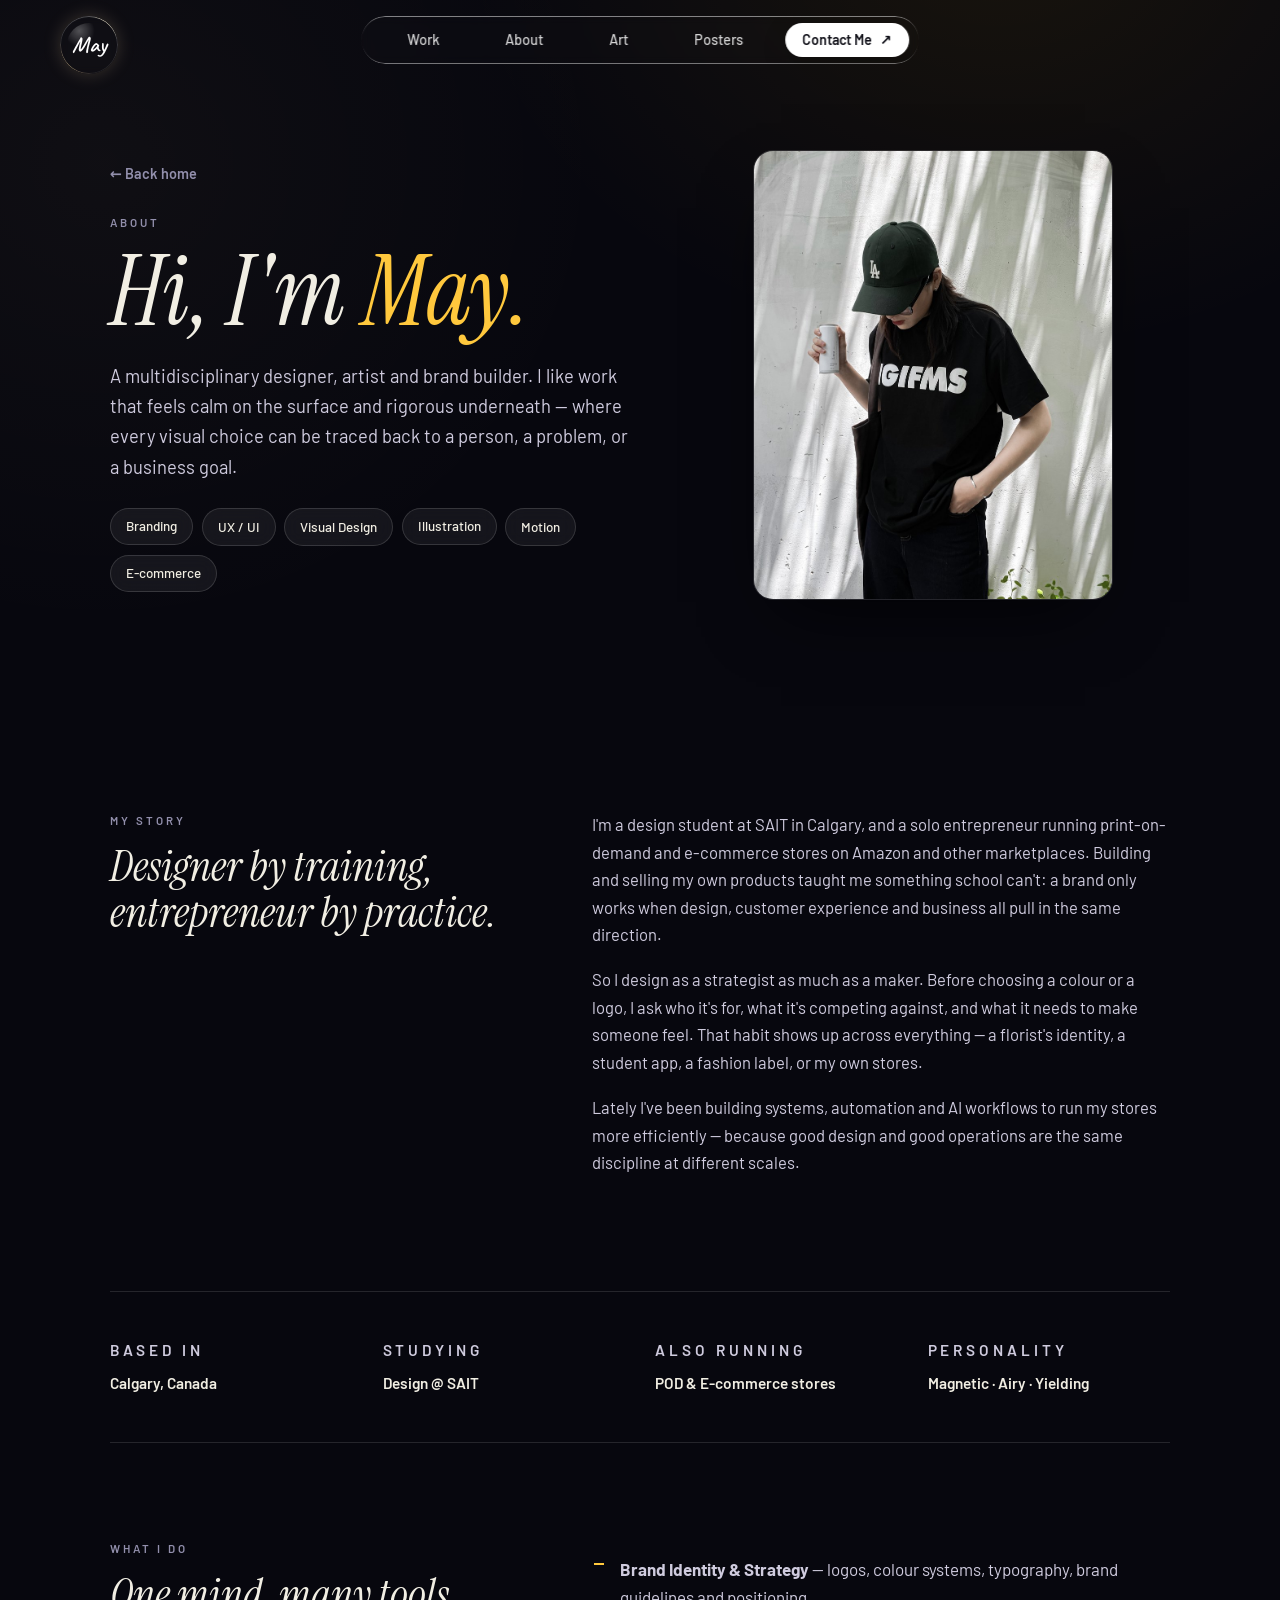
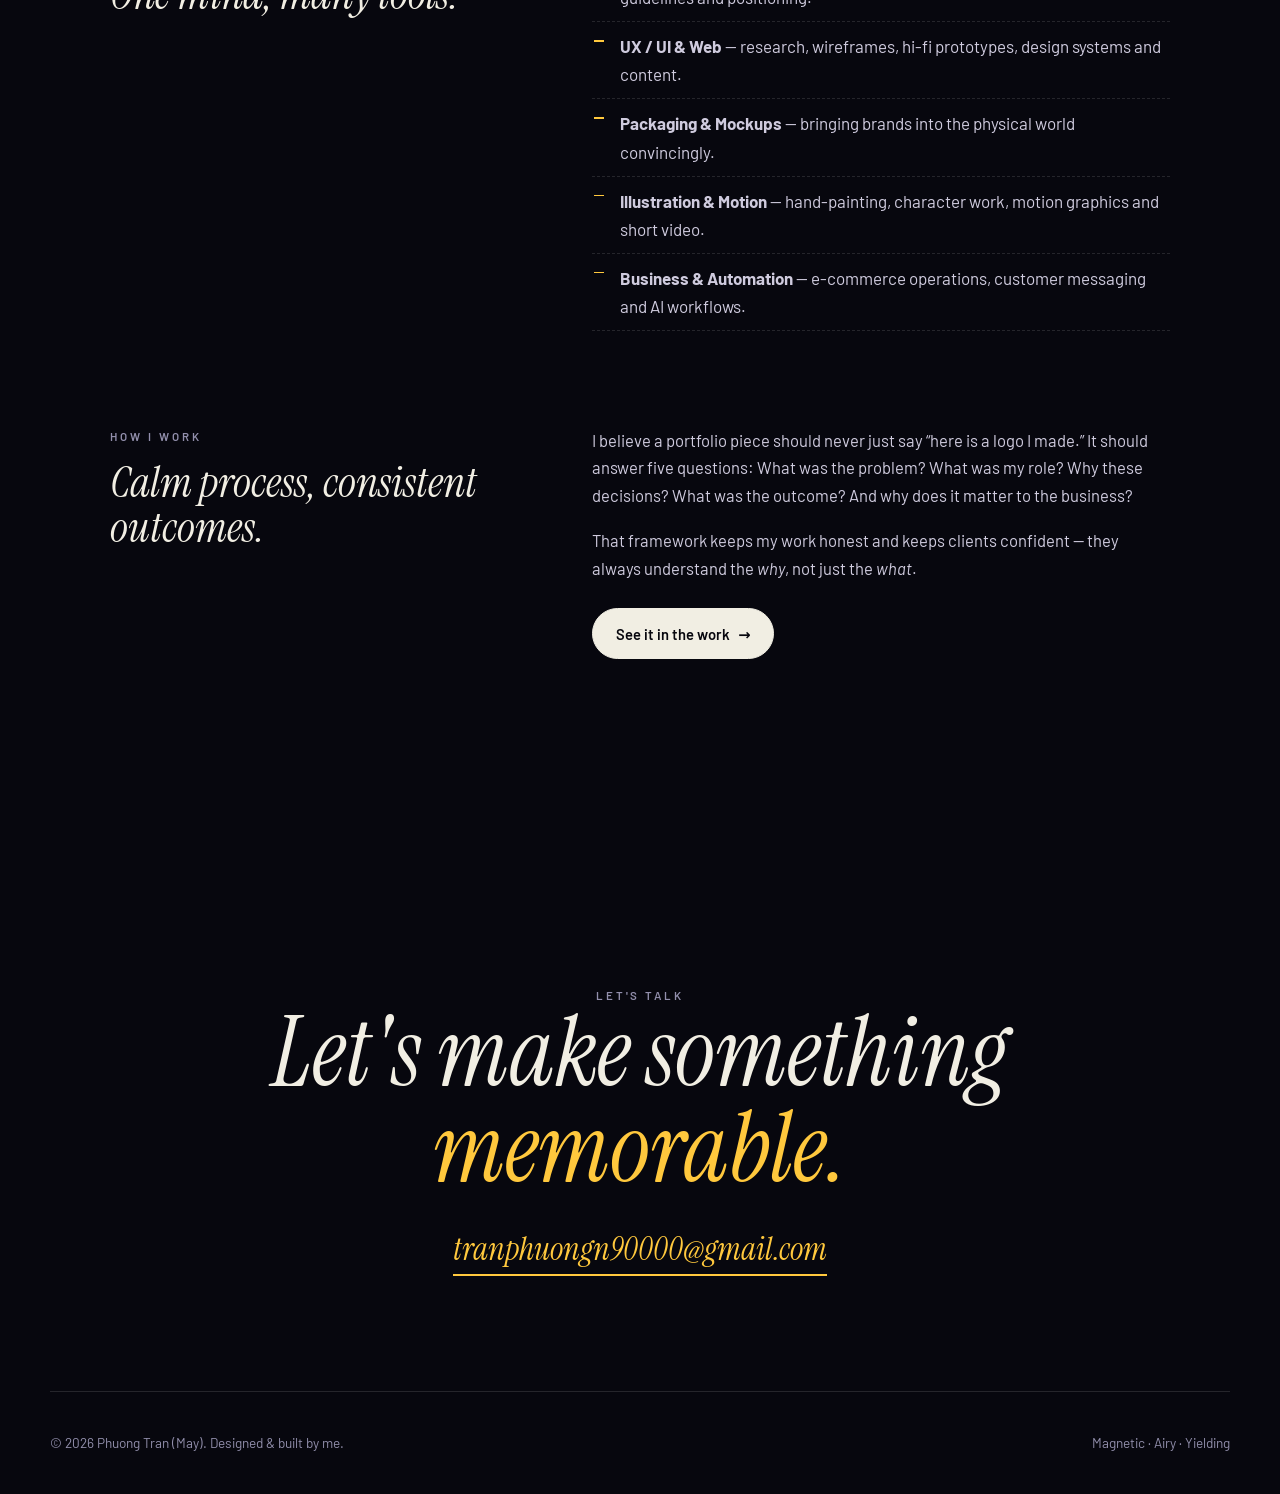
<file: about.html>
<!DOCTYPE html>
<html lang="en">
<head>
<meta charset="UTF-8">
<meta name="viewport" content="width=device-width, initial-scale=1.0">
<title>About — May (Phuong Tran)</title>
<meta name="description" content="About May (Phuong Tran) — multidisciplinary designer, artist and brand builder based in Calgary.">
<link rel="preconnect" href="https://fonts.googleapis.com">
<link rel="preconnect" href="https://fonts.gstatic.com" crossorigin>
<link href="https://fonts.googleapis.com/css2?family=Instrument+Serif:ital@0;1&family=Barlow:wght@300;400;500;600&family=Caveat:wght@500;600;700&display=swap" rel="stylesheet">
<link rel="stylesheet" href="css/style.css">
<script>(function(){try{var t=localStorage.getItem('may-theme')||'dark';document.documentElement.setAttribute('data-theme',t);}catch(e){}})();</script>
<link rel="icon" href="data:image/svg+xml,<svg xmlns='http://www.w3.org/2000/svg' viewBox='0 0 100 100'><text y='.9em' font-size='80' font-family='Georgia' fill='%23D9920E'>M</text></svg>">
</head>
<body>
<nav class="nav">
  <a href="index.html" class="brand">May</a>
  <div class="nav-right">
    <div class="nav-links">
      <a href="index.html">Work</a><a href="about.html">About</a><a href="art.html">Art</a><a href="posters.html">Posters</a>
      <a href="index.html#contact" class="btn btn--amber nav-cta">Contact Me <span class="arrow">↗</span></a>
    </div>
    <button class="theme-toggle" aria-label="Toggle light / dark">
      <svg class="sun" viewBox="0 0 24 24" fill="none" stroke="currentColor" stroke-width="2" stroke-linecap="round"><circle cx="12" cy="12" r="4.5"/><path d="M12 2v2M12 20v2M2 12h2M20 12h2M4.5 4.5l1.5 1.5M18 18l1.5 1.5M19.5 4.5L18 6M6 18l-1.5 1.5"/></svg>
      <svg class="moon" viewBox="0 0 24 24" fill="none" stroke="currentColor" stroke-width="2" stroke-linecap="round" stroke-linejoin="round"><path d="M21 12.8A9 9 0 1 1 11.2 3a7 7 0 0 0 9.8 9.8z"/></svg>
    </button>
    <button class="burger" aria-label="Menu"><span></span><span></span><span></span></button>
  </div>
</nav>

<header class="proj-hero about-hero">
  <div class="wrap about-hero-grid">
    <div class="about-hero-text">
      <a href="index.html" class="back-link">← Back home</a>
      <p class="eyebrow">About</p>
      <h1>Hi, I'm <span class="serif-italic amber-text">May.</span></h1>
      <p class="lead">A multidisciplinary designer, artist and brand builder. I like work that feels calm on the surface and rigorous underneath — where every visual choice can be traced back to a person, a problem, or a business goal.</p>
      <div class="proj-tags">
        <span class="tag">Branding</span><span class="tag">UX / UI</span><span class="tag">Visual Design</span>
        <span class="tag">Illustration</span><span class="tag">Motion</span><span class="tag">E-commerce</span>
      </div>
    </div>
    <div class="about-hero-art reveal">
      <figure class="about-photo"><img src="assets/img/portrait-photo.jpg" alt="May (Phuong Tran)" decoding="async"></figure>
    </div>
  </div>
</header>

<section class="section">
  <div class="wrap">
    <div class="cs-block reveal">
      <div class="h"><p class="eyebrow">My story</p><h2>Designer by training, <span class="serif-italic">entrepreneur</span> by practice.</h2></div>
      <div class="b">
        <p>I'm a design student at SAIT in Calgary, and a solo entrepreneur running print-on-demand and e-commerce stores on Amazon and other marketplaces. Building and selling my own products taught me something school can't: a brand only works when design, customer experience and business all pull in the same direction.</p>
        <p>So I design as a strategist as much as a maker. Before choosing a colour or a logo, I ask who it's for, what it's competing against, and what it needs to make someone feel. That habit shows up across everything — a florist's identity, a student app, a fashion label, or my own stores.</p>
        <p>Lately I've been building systems, automation and AI workflows to run my stores more efficiently — because good design and good operations are the same discipline at different scales.</p>
      </div>
    </div>

    <div class="facts reveal">
      <div class="f"><p class="eyebrow">Based in</p><p><b>Calgary, Canada</b></p></div>
      <div class="f"><p class="eyebrow">Studying</p><p><b>Design @ SAIT</b></p></div>
      <div class="f"><p class="eyebrow">Also running</p><p><b>POD &amp; E-commerce stores</b></p></div>
      <div class="f"><p class="eyebrow">Personality</p><p><b>Magnetic · Airy · Yielding</b></p></div>
    </div>

    <div class="cs-block reveal">
      <div class="h"><p class="eyebrow">What I do</p><h2>One mind, <span class="serif-italic">many tools.</span></h2></div>
      <div class="b">
        <ul>
          <li><b>Brand Identity &amp; Strategy</b> — logos, colour systems, typography, brand guidelines and positioning.</li>
          <li><b>UX / UI &amp; Web</b> — research, wireframes, hi-fi prototypes, design systems and content.</li>
          <li><b>Packaging &amp; Mockups</b> — bringing brands into the physical world convincingly.</li>
          <li><b>Illustration &amp; Motion</b> — hand-painting, character work, motion graphics and short video.</li>
          <li><b>Business &amp; Automation</b> — e-commerce operations, customer messaging and AI workflows.</li>
        </ul>
      </div>
    </div>

    <div class="cs-block reveal">
      <div class="h"><p class="eyebrow">How I work</p><h2>Calm process, <span class="serif-italic">consistent</span> outcomes.</h2></div>
      <div class="b">
        <p>I believe a portfolio piece should never just say “here is a logo I made.” It should answer five questions: What was the problem? What was my role? Why these decisions? What was the outcome? And why does it matter to the business?</p>
        <p>That framework keeps my work honest and keeps clients confident — they always understand the <em>why</em>, not just the <em>what</em>.</p>
        <a href="index.html#work" class="btn" style="margin-top:8px">See it in the work <span class="arrow">→</span></a>
      </div>
    </div>
  </div>
</section>

<section class="section contact" id="contact">
  <div class="wrap reveal">
    <p class="eyebrow">Let's talk</p>
    <h2>Let's make something <span class="serif-italic amber-text">memorable.</span></h2>
    <a class="mail" href="mailto:tranphuongn90000@gmail.com">tranphuongn90000@gmail.com</a>
  </div>
</section>

<footer class="footer wrap">
  <span>© <span id="year"></span> Phuong Tran (May). Designed &amp; built by me.</span>
  <span>Magnetic · Airy · Yielding</span>
</footer>
<div class="cursor-ring"></div><div class="cursor-dot"></div>
<script src="js/main.js"></script>
</body>
</html>
</file>
<file: css/style.css>
/* ===========================================================
   May — Portfolio  ·  Concept: "ONE LINE"
   Drawn by hand, ordered by design.
   Refined · calm · handcrafted-minimal · soft & free.
   Two themes: warm paper (default) + soft dark, via [data-theme].
   =========================================================== */

/* ---------- THEME TOKENS ---------- */
:root{
  /* warm paper (light) */
  --bg:#F4EEE2;
  --bg-tint:#EFE7D7;
  --surface:#FBF7EF;
  --surface-2:#EDE5D5;
  --text:#1A1A46;          /* midnight ink */
  --text-soft:#3B3B5E;
  --text-mute:#807D97;
  --accent:#D9920E;        /* amber, tuned for light */
  --accent-soft:#F0C04A;
  --stroke:#1A1A46;        /* hand-drawn line colour */
  --hair:rgba(26,26,70,.14);
  --hair-2:rgba(26,26,70,.08);
  --shadow:0 26px 60px -30px rgba(26,26,70,.4);
  --shadow-sm:0 16px 36px -22px rgba(26,26,70,.36);
  --paper-grain:rgba(26,26,70,.02);
  color-scheme:light;
}
[data-theme="dark"]{
  --bg:#0F0F1C;
  --bg-tint:#13131F;
  --surface:#181826;
  --surface-2:#20203A;
  --text:#F1EEE3;          /* warm cream */
  --text-soft:#CFCBDE;
  --text-mute:#928FAC;
  --accent:#FFC83D;
  --accent-soft:#FFD877;
  --stroke:#F1EEE3;
  --hair:rgba(255,255,255,.13);
  --hair-2:rgba(255,255,255,.06);
  --shadow:0 30px 70px -28px rgba(0,0,0,.85);
  --shadow-sm:0 18px 40px -22px rgba(0,0,0,.8);
  --paper-grain:rgba(255,255,255,.015);
  color-scheme:dark;
}

/* ---------- back-compat aliases (used by sub-pages) ---------- */
:root,[data-theme]{
  --cream:var(--bg); --cream-2:var(--surface-2); --paper:var(--surface);
  --ink:var(--text); --ink-soft:var(--text-soft); --ink-mute:var(--text-mute);
  --amber:var(--accent); --amber-deep:var(--accent); --line:var(--hair);
  --r:18px; --maxw:1180px;
  --ease:cubic-bezier(.22,.61,.36,1);
  --serif:"Instrument Serif",Georgia,serif;
  --sans:"Barlow",system-ui,-apple-system,Segoe UI,Roboto,sans-serif;
  --hand:"Instrument Serif",Georgia,serif;
  --signature:"Caveat",cursive;
}

*,*::before,*::after{box-sizing:border-box;margin:0;padding:0}
html{scroll-behavior:smooth;-webkit-text-size-adjust:100%}
body{
  font-family:var(--sans);background:var(--bg);color:var(--text-soft);
  line-height:1.65;font-size:17px;overflow-x:hidden;-webkit-font-smoothing:antialiased;
  transition:background .6s var(--ease),color .6s var(--ease);
}
img,video{max-width:100%;display:block}
a{color:inherit;text-decoration:none}
::selection{background:var(--accent);color:var(--bg)}

h1,h2,h3,h4{font-family:var(--serif);font-style:italic;color:var(--text);line-height:1.05;font-weight:400;letter-spacing:0}
.serif-italic{font-family:var(--serif);font-style:italic}
.hand{font-family:var(--hand);font-style:italic;font-weight:400}
.amber-text{color:var(--accent)}
.wrap{max-width:var(--maxw);margin:0 auto;padding:0 clamp(22px,5vw,60px)}
.eyebrow{font-family:var(--sans);font-size:.72rem;font-weight:600;letter-spacing:.26em;text-transform:uppercase;color:var(--text-mute)}

/* ---------- native cursor ---------- */
.cursor-dot,.cursor-ring{display:none}
body.cursor-on,body.cursor-on a,body.cursor-on button{cursor:auto}
@property --shine-angle{syntax:"<angle>";inherits:false;initial-value:0deg}
@keyframes metal-shine{to{--shine-angle:360deg}}
@keyframes card-edge-glint{0%,54%{transform:translateX(-120%);opacity:0}66%{opacity:1}100%{transform:translateX(145%);opacity:0}}

/* ---------- buttons ---------- */
.btn{display:inline-flex;align-items:center;gap:.55em;font-family:var(--sans);font-weight:600;font-size:.92rem;
  padding:.85em 1.55em;border-radius:100px;border:1.5px solid var(--text);background:var(--text);color:var(--bg);
  cursor:pointer;transition:transform .4s var(--ease),background .3s,color .3s,box-shadow .4s,border-color .3s}
.btn:hover{box-shadow:var(--shadow-sm)}
.btn--ghost{background:transparent;color:var(--text)}
.btn--ghost:hover{background:var(--text);color:var(--bg)}
.btn--amber,.nav-links a.btn--amber{background:var(--accent);border-color:var(--accent);color:#1A1A46}
.btn--amber:hover{filter:brightness(1.05)}
.arrow{transition:transform .35s var(--ease)}
.btn:hover .arrow{transform:translateX(4px)}

/* ---------- nav ---------- */
.nav{position:fixed;top:16px;left:0;right:0;z-index:50;display:flex;align-items:center;justify-content:space-between;
  padding:0 clamp(22px,5vw,60px);transition:top .4s var(--ease),padding .4s var(--ease)}
.nav.scrolled{top:12px;background:transparent !important;-webkit-backdrop-filter:none !important;backdrop-filter:none !important;box-shadow:none !important;border:0 !important}
.brand{position:relative;width:58px;height:58px;border-radius:50%;display:grid;place-items:center;
  font-family:var(--signature);font-style:normal;font-size:1.42rem;font-weight:600;color:#fff;letter-spacing:0;
  background:rgba(255,255,255,.01);background-blend-mode:luminosity;
  -webkit-backdrop-filter:blur(4px);backdrop-filter:blur(4px);
  box-shadow:inset 0 1px 1px rgba(255,255,255,.14),0 0 18px rgba(255,224,170,.18);overflow:hidden}
.brand::before{content:"";position:absolute;inset:0;border-radius:inherit;padding:1.4px;
  background:conic-gradient(from var(--shine-angle,0deg),rgba(255,255,255,.18),rgba(255,244,214,.88) 10%,rgba(255,255,255,.18) 22%,rgba(255,255,255,.08) 48%,rgba(255,224,170,.55) 62%,rgba(255,255,255,.12) 78%,rgba(255,255,255,.18));
  -webkit-mask:linear-gradient(#fff 0 0) content-box,linear-gradient(#fff 0 0);
  -webkit-mask-composite:xor;mask-composite:exclude;pointer-events:none;animation:metal-shine 4.8s linear infinite}
.brand::after{content:"";position:absolute;inset:7px;border-radius:inherit;
  background:radial-gradient(circle at 28% 18%,rgba(255,255,255,.28),transparent 32%);
  pointer-events:none;mix-blend-mode:screen}
.brand .dot{display:none}
.nav-right{display:flex;align-items:center;justify-content:flex-end;gap:clamp(12px,1.6vw,22px);min-width:48px}
.nav-links{display:flex;align-items:center;gap:18px}
.nav-links a{font-size:.9rem;font-weight:500;color:rgba(255,255,255,.82);position:relative;padding:8px 20px;line-height:1}
.nav-links a::after{content:"";position:absolute;left:0;bottom:0;width:0;height:1.5px;background:var(--accent);transition:width .35s var(--ease)}
.nav-links a:hover::after,.nav-links a.active::after{width:100%}
.nav-cta{padding:9px 16px !important;border-radius:100px !important;border-color:rgba(255,255,255,.88) !important;background:#fff !important;color:#111119 !important;font-size:.88rem !important;font-weight:600 !important;box-shadow:0 8px 24px rgba(0,0,0,.18)}
.theme-toggle{width:48px;height:48px;border-radius:50%;border:1px solid rgba(255,255,255,.14);background:rgba(255,255,255,.01);color:var(--text);
  -webkit-backdrop-filter:blur(4px);backdrop-filter:blur(4px);
  display:grid;place-items:center;cursor:pointer;transition:transform .5s var(--ease),border-color .3s,background .3s}
.nav .theme-toggle{display:none}
.theme-toggle:hover{transform:rotate(40deg);border-color:var(--accent)}
.theme-toggle svg{width:18px;height:18px}
.theme-toggle .moon{display:none}
[data-theme="dark"] .theme-toggle .sun{display:none}
[data-theme="dark"] .theme-toggle .moon{display:block}
.burger{display:none;flex-direction:column;gap:5px;background:none;border:0;cursor:pointer;padding:6px}
.burger span{width:26px;height:2px;background:var(--text);transition:.3s}

/* ---------- thread line (signature) ---------- */
.thread{position:fixed;top:0;left:max(28px,4vw);height:100vh;width:60px;z-index:1;pointer-events:none;opacity:.9}
.thread svg{height:100%;width:100%;overflow:visible}
.thread path{fill:none;stroke:var(--stroke);stroke-width:1.6;stroke-linecap:round;
  stroke-dasharray:var(--len);stroke-dashoffset:var(--len);opacity:.5}
@media(max-width:1100px){.thread{display:none}}

/* ---------- hero ---------- */
.hero{position:relative;min-height:100vh;display:flex;align-items:center;padding:120px 0 60px;overflow:hidden}
.hero-glow{position:absolute;border-radius:50%;filter:blur(80px);opacity:.5;z-index:0}
.glow-1{width:46vw;height:46vw;background:radial-gradient(circle,var(--accent-soft),transparent 68%);top:-14vw;right:-8vw;opacity:.4}
.glow-2{width:40vw;height:40vw;background:radial-gradient(circle,color-mix(in srgb,var(--text) 30%,transparent),transparent 70%);bottom:-16vw;left:6vw;opacity:.18}
.hero-inner{position:relative;z-index:3;width:100%}
.hero .sig{position:absolute;right:clamp(-10px,2vw,40px);top:50%;transform:translateY(-50%);width:min(42vw,540px);z-index:2;opacity:.9;pointer-events:none}
.hero .sig path{fill:none;stroke:var(--stroke);stroke-width:2.2;stroke-linecap:round;stroke-linejoin:round}
.hero-eyebrow{margin-bottom:24px;display:flex;align-items:center;gap:14px;opacity:0;animation:rise .8s .1s var(--ease) forwards}
.hero-eyebrow .ln{width:46px;height:1.5px;background:var(--accent)}
.hero h1{font-size:clamp(3rem,11vw,9rem);line-height:.9;letter-spacing:-.04em}
.hero h1 .line{display:block;overflow:hidden}
.hero h1 .line>span{display:block;opacity:0;transform:translateY(112%);animation:rise 1s var(--ease) forwards}
.hero h1 .l2>span{animation-delay:.12s}.hero h1 .l3>span{animation-delay:.24s}
.hero h1 em{font-style:italic;color:var(--accent)}
.hero-sub{margin-top:30px;max-width:44ch;font-size:1.08rem;color:var(--text-soft);opacity:0;animation:rise .8s .55s var(--ease) forwards}
.hero-tags{margin-top:26px;display:flex;flex-wrap:wrap;gap:18px;opacity:0;animation:rise .8s .68s var(--ease) forwards}
.hero-tags span{font-family:var(--hand);font-size:1.35rem;color:var(--text);display:flex;align-items:center;gap:18px}
.hero-tags span::after{content:"";width:6px;height:6px;border-radius:50%;background:var(--accent)}
.hero-tags span:last-child::after{display:none}
.hero-actions{margin-top:38px;display:flex;flex-wrap:wrap;gap:14px;opacity:0;animation:rise .8s .8s var(--ease) forwards}
.scroll-hint{position:absolute;bottom:26px;left:50%;transform:translateX(-50%);font-size:.7rem;letter-spacing:.2em;text-transform:uppercase;color:var(--text-mute);z-index:3;display:flex;flex-direction:column;align-items:center;gap:8px}
.scroll-hint .bar{width:1px;height:40px;background:linear-gradient(var(--text-mute),transparent);animation:pulse 1.8s infinite}
@keyframes rise{to{opacity:1;transform:translateY(0)}}
@keyframes fadein{to{opacity:1}}
@keyframes pulse{0%,100%{opacity:.3}50%{opacity:1}}

/* ---------- chapters / sections ---------- */
.chapter{position:relative;padding:clamp(80px,12vw,150px) 0}
.chapter-head{display:flex;align-items:baseline;gap:24px;margin-bottom:48px;flex-wrap:wrap}
.chapter-no{font-family:var(--serif);font-style:italic;font-size:clamp(2.4rem,6vw,4.4rem);color:var(--accent);line-height:1;font-weight:400;opacity:.9}
.chapter-head h2{font-size:clamp(2rem,5.4vw,3.6rem);flex:1;min-width:260px}
.chapter-head .meta{max-width:34ch;color:var(--text-mute);font-size:.98rem}
.divider-line{width:100%;height:24px;margin:0 0 0;overflow:visible}
.divider-line path{fill:none;stroke:var(--stroke);stroke-width:1.6;stroke-linecap:round;opacity:.45;
  stroke-dasharray:var(--len);stroke-dashoffset:var(--len);transition:stroke-dashoffset 1.4s var(--ease)}
.divider-line.in path{stroke-dashoffset:0}

/* drawn underline under a word */
.uline{position:relative;display:inline-block}
.uline svg{position:absolute;left:-2%;bottom:-.32em;width:104%;height:.45em;overflow:visible}
.uline svg path{fill:none;stroke:var(--accent);stroke-width:3;stroke-linecap:round;
  stroke-dasharray:var(--len);stroke-dashoffset:var(--len);transition:stroke-dashoffset 1s .2s var(--ease)}
.in .uline svg path,.uline.in svg path{stroke-dashoffset:0}

/* reveal */
.reveal{opacity:0;transform:translateY(32px);transition:opacity .9s var(--ease),transform .9s var(--ease)}
.reveal.in{opacity:1;transform:none}
[data-delay="1"]{transition-delay:.08s}[data-delay="2"]{transition-delay:.16s}[data-delay="3"]{transition-delay:.24s}

/* ---------- intro statement ---------- */
.statement{padding:clamp(60px,9vw,120px) 0}
.statement p{font-family:var(--serif);font-style:italic;font-size:clamp(1.6rem,3.6vw,2.7rem);line-height:1.32;color:var(--text);max-width:20ch;font-weight:400}
.statement p .mute{color:var(--text-mute)}
.statement .sign{font-family:var(--signature);font-style:normal;font-weight:600;font-size:2.2rem;color:var(--accent);margin-top:26px;display:inline-block}

/* ---------- work (editorial list w/ hover preview) ---------- */
.work-list{border-top:1px solid var(--hair)}
.work-row{position:relative;display:grid;grid-template-columns:auto 1fr auto;align-items:center;gap:26px;
  padding:clamp(24px,3.4vw,40px) 6px;border-bottom:1px solid var(--hair)}
.work-row>span{transition:transform .4s var(--ease)}
.work-row:hover>span{transform:translate3d(18px,0,0)}
.work-row .wno{font-family:var(--serif);font-style:italic;font-size:1.1rem;color:var(--accent);width:34px}
.work-row .wmain{display:flex;flex-direction:column;gap:6px}
.work-row .wtitle{font-family:var(--serif);font-style:italic;font-weight:400;font-size:clamp(1.7rem,4.6vw,3rem);color:var(--text);line-height:1;transition:color .3s,transform .5s var(--ease)}
.work-row:hover .wtitle{color:var(--accent)}
.work-row .wcat{font-size:.8rem;letter-spacing:.14em;text-transform:uppercase;color:var(--text-mute);font-weight:600}
.work-row .wgo{display:inline-flex;align-items:center;gap:8px;font-weight:600;font-size:.9rem;color:var(--text);white-space:nowrap}
.work-row:hover .wgo .arrow{transform:translateX(6px)}
.work-row .wthumb{display:none}
/* floating preview (desktop) */
.work-preview{position:fixed;top:0;left:0;width:clamp(220px,22vw,320px);aspect-ratio:4/3;border-radius:14px;overflow:hidden;
  pointer-events:none;z-index:40;opacity:0;background:var(--surface);
  transform:translate3d(calc(var(--preview-x, -1000px) - 50%),calc(var(--preview-y, -1000px) - 50%),0);scale:.94;
  box-shadow:var(--shadow-sm);transition:opacity .18s ease,scale .18s var(--ease);
  border:1px solid var(--hair);will-change:transform,opacity;contain:strict}
.work-preview.show{opacity:1;scale:1}
.work-preview img{width:100%;height:100%;object-fit:contain;object-position:center}
@media(hover:none),(max-width:780px){
  .work-preview{display:none}
  .work-row{grid-template-columns:auto 1fr;gap:18px}
  .work-row .wgo{display:none}
  .work-row .wthumb{display:block;grid-column:1/-1;margin-top:14px;border-radius:12px;overflow:hidden;border:1px solid var(--hair);aspect-ratio:16/10}
  .work-row .wthumb img{width:100%;height:100%;object-fit:cover}
}

/* ---------- motion strip ---------- */
.media-grid{display:grid;grid-template-columns:repeat(2,1fr);gap:22px;align-items:stretch}
.media-card{position:relative;display:flex;flex-direction:column;border-radius:var(--r);overflow:hidden;background:var(--surface);border:1px solid var(--hair)}
.media-card video{cursor:pointer;width:100%;aspect-ratio:16/9;object-fit:contain;display:block;background:#13132A}
.media-card img{width:100%;aspect-ratio:16/9;object-fit:contain;background:#13132A;display:block}
.media-card .cap{margin-top:auto}
@media(max-width:880px){.media-grid{grid-template-columns:1fr 1fr}}
@media(max-width:600px){.media-grid{grid-template-columns:1fr}}
.sound-hint{position:absolute;top:12px;right:12px;display:flex;align-items:center;gap:6px;font-size:.72rem;font-weight:600;
  background:color-mix(in srgb,var(--bg) 55%,transparent);backdrop-filter:blur(6px);color:var(--text);
  border:1px solid var(--hair);padding:.42em .75em;border-radius:100px;pointer-events:none;z-index:3;transition:opacity .3s}
.sound-hint svg{width:13px;height:13px}
.media-card .cap{padding:16px 20px}
.media-card .cap b{font-family:var(--serif);font-style:italic;font-weight:400;font-size:1.15rem;color:var(--text);display:block}
.media-card .cap small{color:var(--text-mute)}

/* ---------- about teaser ---------- */
.about-grid{display:grid;grid-template-columns:1.05fr .95fr;gap:clamp(34px,6vw,80px);align-items:center}
.about-grid h2{font-size:clamp(1.9rem,4.6vw,3rem);margin-bottom:22px}
.about-grid p{margin-bottom:18px;color:var(--text-soft)}
.about-card{background:var(--surface);border:1px solid var(--hair);border-radius:var(--r);padding:34px;box-shadow:var(--shadow-sm)}
.stat-row{display:flex;gap:14px;flex-wrap:wrap;margin-bottom:20px}
.stat{flex:1;min-width:120px;background:var(--surface-2);border-radius:14px;padding:18px}
.stat b{font-family:var(--serif);font-style:italic;font-weight:400;font-size:2rem;color:var(--text);display:block;line-height:1}
.stat small{font-size:.8rem;color:var(--text-mute)}
.svc{display:flex;align-items:center;gap:12px;padding:12px 0;border-bottom:1px dashed var(--hair);font-weight:500;color:var(--text)}
.svc:last-child{border-bottom:0}
.svc .n{font-family:var(--serif);font-style:italic;color:var(--accent);width:32px}

/* ---------- About hero: line-art figure + real avatar ---------- */
.about-hero{padding-bottom:20px}
.about-hero-grid{display:grid;grid-template-columns:1.05fr .95fr;gap:clamp(28px,5vw,72px);align-items:center}
.about-hero-art{position:relative;display:flex;justify-content:center}
.about-photo{width:min(88%,360px);aspect-ratio:4/5;border-radius:20px;overflow:hidden;
  border:1px solid var(--hair);box-shadow:var(--shadow);
  opacity:0;transform:translateY(26px) scale(.98);transition:opacity 1s var(--ease),transform 1s var(--ease)}
.about-hero-art.in .about-photo{opacity:1;transform:none}
.about-photo img{width:100%;height:100%;object-fit:cover;object-position:center 22%;transition:transform 1.2s var(--ease)}
.about-photo:hover img{transform:scale(1.04)}
@media(max-width:920px){
  .about-hero-grid{grid-template-columns:1fr;gap:18px}
  .about-hero-art{justify-content:flex-start;margin-top:8px}
  .about-photo{width:min(70%,300px)}
}

/* ---------- contact ---------- */
.contact{text-align:center}
.contact h2{font-size:clamp(2.4rem,8vw,6rem);line-height:1;margin-bottom:26px}
.contact .mail{font-family:var(--serif);font-style:italic;font-size:clamp(1.3rem,3.5vw,2rem);color:var(--accent);border-bottom:2px solid var(--accent);padding-bottom:4px}
.socials{margin-top:40px;display:flex;gap:14px;justify-content:center;flex-wrap:wrap}

/* ---------- footer ---------- */
.footer{padding:40px 0;border-top:1px solid var(--hair);display:flex;justify-content:space-between;align-items:center;gap:18px;flex-wrap:wrap;font-size:.85rem;color:var(--text-mute)}
.footer .hand{color:var(--accent);font-size:1.2rem}

/* ===========================================================
   PROJECT (case study) pages — refreshed to match
   =========================================================== */
.proj-hero{padding:150px 0 0;position:relative}
.back-link{display:inline-flex;align-items:center;gap:8px;font-weight:600;font-size:.9rem;color:var(--text-mute);margin-bottom:28px}
.back-link:hover{color:var(--accent)}
.proj-hero h1{font-size:clamp(2.6rem,8vw,6rem);line-height:.96;margin:14px 0 22px}
.proj-hero .lead{max-width:60ch;font-size:1.15rem;color:var(--text-soft)}
.proj-tags{display:flex;flex-wrap:wrap;gap:9px;margin-top:26px}
.tag{font-size:.84rem;font-weight:500;color:var(--text);border:1px solid var(--hair);background:var(--surface);padding:.5em 1.1em;border-radius:100px}
.proj-cover{margin-top:50px;border-radius:var(--r);overflow:hidden;box-shadow:var(--shadow);border:1px solid var(--hair)}

.section{padding:clamp(56px,9vw,120px) 0}
.section-head{display:flex;align-items:flex-end;justify-content:space-between;gap:30px;margin-bottom:50px;flex-wrap:wrap}
.section-head h2{font-size:clamp(2rem,5vw,3.4rem)}
.section-head p{max-width:40ch;color:var(--text-mute)}
.dark-panel{background:var(--bg-tint)}

.facts{display:grid;grid-template-columns:repeat(4,1fr);gap:30px;padding:46px 0;border-top:1px solid var(--hair);border-bottom:1px solid var(--hair);margin:56px 0}
.facts .f .eyebrow{margin-bottom:8px}
.facts .f p{font-size:.96rem;color:var(--text-soft)}
.facts .f b{color:var(--text);font-weight:600}

.cs-block{display:grid;grid-template-columns:.42fr .58fr;gap:clamp(28px,5vw,70px);margin:clamp(54px,8vw,96px) 0}
.cs-block .h .eyebrow{margin-bottom:14px}
.cs-block .h h2{font-size:clamp(1.8rem,4.2vw,2.7rem)}
.cs-block .b p{margin-bottom:18px;font-size:1.04rem}
.cs-block ul{list-style:none;margin-top:6px}
.cs-block ul li{padding:10px 0 10px 28px;position:relative;border-bottom:1px dashed var(--hair)}
.cs-block ul li::before{content:"";position:absolute;left:2px;top:18px;width:10px;height:1.5px;background:var(--accent)}
.full-img{margin:34px 0;border-radius:var(--r);overflow:hidden;border:1px solid var(--hair);box-shadow:var(--shadow-sm)}
.img-cap{font-size:.82rem;color:var(--text-mute);font-style:italic;margin-top:10px;text-align:center}

.process-grid{display:grid;grid-template-columns:repeat(2,1fr);gap:24px;margin-top:28px}
.process-grid figure{border-radius:14px;overflow:hidden;border:1px solid var(--hair);background:var(--surface)}
.process-grid figure img,.process-grid figure video{width:100%;aspect-ratio:16/10;object-fit:cover}
.process-grid figcaption{padding:14px 18px;font-size:.86rem;color:var(--text-mute)}
.process-grid figcaption b{color:var(--text);font-family:var(--serif);font-style:italic;font-weight:400;display:block;font-size:1rem;margin-bottom:2px}

.poster-trio{display:grid;grid-template-columns:repeat(3,1fr);gap:20px;margin-top:30px}
.poster-trio figure{border-radius:12px;overflow:hidden;border:2px solid var(--stroke);background:var(--surface);cursor:zoom-in;transition:transform .5s var(--ease),box-shadow .5s var(--ease)}
.poster-trio figure:hover{transform:translateY(-5px);box-shadow:var(--shadow-sm)}
.poster-trio figure img{width:100%;display:block;transition:transform .8s var(--ease)}
.poster-trio figure:hover img{transform:scale(1.03)}
.poster-trio figcaption{padding:12px 16px 14px;font-family:var(--serif);font-style:italic;font-size:.92rem;color:var(--text-mute);border-top:2px solid var(--stroke)}
@media(max-width:760px){.poster-trio{grid-template-columns:1fr;max-width:380px;margin-inline:auto}}

.swatches{display:flex;flex-wrap:wrap;gap:14px;margin-top:24px}
.swatch{border-radius:14px;overflow:hidden;border:1px solid var(--hair);width:130px;background:var(--surface)}
.swatch .col{height:74px}
.swatch .lbl{padding:10px 12px;font-size:.78rem}
.swatch .lbl b{display:block;color:var(--text);font-size:.85rem}
.swatch .lbl code{color:var(--text-mute);font-size:.74rem}

.next-proj{padding:clamp(54px,8vw,96px) 0;border-top:1px solid var(--hair);overflow:hidden}
.next-proj small{display:block;color:var(--text-mute);letter-spacing:.18em;text-transform:uppercase;font-size:.72rem;font-weight:600;margin-bottom:22px}
.next-card-row{display:flex;gap:18px;overflow-x:auto;scroll-snap-type:x proximity;padding:2px clamp(22px,5vw,60px) 8px;margin-inline:calc(clamp(22px,5vw,60px) * -1)}
.next-card-row::-webkit-scrollbar{display:none}
.next-card{position:relative;flex:0 0 clamp(250px,calc((100% - 54px)/4),340px);aspect-ratio:16/10;border-radius:18px;overflow:hidden;
  border:1px solid rgba(255,255,255,.12);background:#07070E;scroll-snap-align:start;transition:transform .45s var(--ease),border-color .35s,box-shadow .45s var(--ease)}
.next-card:hover{transform:translateY(-5px);border-color:rgba(255,255,255,.26);box-shadow:0 28px 80px -52px rgba(0,0,0,.9)}
.next-card-media{position:absolute;inset:0;background:#07070E}
.next-card-media::after{content:"";position:absolute;inset:0;background:linear-gradient(180deg,rgba(0,0,0,.02) 24%,rgba(0,0,0,.18) 48%,rgba(0,0,0,.78));pointer-events:none}
.next-card-media img,.next-card-media video{width:100%;height:100%;object-fit:cover}
.next-card-thumb{position:absolute;left:16px;bottom:18px;width:58px;aspect-ratio:1;border-radius:8px;overflow:hidden;border:1px solid rgba(255,255,255,.28);
  box-shadow:0 14px 34px rgba(0,0,0,.34);z-index:2;background:#090910}
.next-card-thumb img,.next-card-thumb video{width:100%;height:100%;object-fit:cover}
.next-card-copy{position:absolute;left:0;right:0;bottom:0;z-index:2;padding:0 44px 18px 88px;display:flex;flex-direction:column;gap:6px}
.next-card-copy h3{font-size:clamp(1.2rem,1.8vw,1.55rem);line-height:1;color:#fff}
.next-card-copy p{max-width:29ch;color:rgba(255,255,255,.76);font-size:.82rem;line-height:1.32}
.next-card-arrow{position:absolute;right:16px;bottom:20px;font-family:var(--serif);font-style:italic;font-size:2.1rem;line-height:1;color:rgba(255,255,255,.88);z-index:2}
.next-card:hover .next-card-arrow{color:var(--accent)}

/* gallery */
.gallery{columns:3;column-gap:20px}
.gallery .g-item{break-inside:avoid;margin-bottom:20px;border-radius:14px;overflow:hidden;cursor:zoom-in;position:relative;border:1px solid var(--hair)}
.gallery .g-item.framed{border:6px solid #111;border-radius:8px}
.gallery .g-item img{width:100%;transition:transform .8s var(--ease)}
.gallery .g-item:hover img{transform:scale(1.04)}
.gallery .g-item .cap{position:absolute;left:0;right:0;bottom:0;padding:26px 16px 12px;color:#fff;font-family:var(--serif);font-style:italic;font-size:1rem;background:linear-gradient(transparent,rgba(15,15,30,.8));opacity:0;transition:.4s}
.gallery .g-item:hover .cap{opacity:1}

/* lightbox */
.lightbox{position:fixed;inset:0;background:color-mix(in srgb,var(--bg) 88%,#000);z-index:200;display:none;align-items:center;justify-content:center;padding:30px;cursor:zoom-out}
.lightbox.open{display:flex;animation:fade .3s ease}
.lightbox img{max-width:92vw;max-height:90vh;border-radius:10px;box-shadow:0 30px 80px rgba(0,0,0,.6)}
@keyframes fade{from{opacity:0}to{opacity:1}}

/* chip on covers */
.chip-row{position:absolute;top:14px;left:14px;display:flex;gap:7px;z-index:2}
.chip{font-size:.7rem;font-weight:600;background:color-mix(in srgb,var(--bg) 70%,transparent);backdrop-filter:blur(6px);color:var(--text);border:1px solid var(--hair);padding:.35em .8em;border-radius:100px}

/* ---------- responsive ---------- */
@media(max-width:920px){
  .nav-links{position:fixed;inset:0;width:100%;height:100vh;flex-direction:column;justify-content:center;align-items:center;
    gap:30px;background:var(--bg);padding:80px 32px;transform:translateX(100%);opacity:0;visibility:hidden;
    transition:transform .45s var(--ease),opacity .35s var(--ease),visibility .45s;z-index:60}
  .nav-links.open{transform:none;opacity:1;visibility:visible}
  .nav-links a{font-size:1.9rem;font-family:var(--sans);font-weight:500;color:var(--text)}
  .nav-links a::after{display:none}
  .nav-links .nav-cta{margin-top:6px;font-size:1rem !important;padding:.8em 1.6em !important}
  .theme-toggle{z-index:61}
  .burger{display:flex;z-index:61}
  .burger.open span{background:var(--text)}
  .burger.open span:nth-child(1){transform:translateY(7px) rotate(45deg)}
  .burger.open span:nth-child(2){opacity:0}
  .burger.open span:nth-child(3){transform:translateY(-7px) rotate(-45deg)}
  .about-grid{grid-template-columns:1fr}
  .cs-block{grid-template-columns:1fr;gap:18px}
  .facts{grid-template-columns:repeat(2,1fr);gap:24px}
  .gallery{columns:2}
  .hero .sig{opacity:.16;width:80vw}
}
@media(max-width:560px){
  body{font-size:16px}
  .gallery{columns:1}.process-grid{grid-template-columns:1fr}.facts{grid-template-columns:1fr}
  .section-head{flex-direction:column;align-items:flex-start}
  .chapter-head{gap:12px}
}
@media(prefers-reduced-motion:reduce){*{animation:none !important;transition:none !important}}

/* ===========================================================
   CINEMATIC DARK + LIQUID GLASS  (whole-site upgrade)
   =========================================================== */
[data-theme="dark"]{
  --bg:#07070E; --bg-tint:#0B0B17; --surface:rgba(255,255,255,.045); --surface-2:rgba(255,255,255,.07);
  --hair:rgba(255,255,255,.12); --hair-2:rgba(255,255,255,.06);
}
/* ambient cinematic glows */
[data-theme="dark"] body::before{
  content:"";position:fixed;inset:0;z-index:-1;pointer-events:none;
  background:
    radial-gradient(68vw 54vw at 78% -8%, rgba(255,191,0,.07), transparent 62%),
    radial-gradient(62vw 58vw at 8% 18%, rgba(255,224,170,.035), transparent 64%),
    linear-gradient(180deg,#07070E 0%,#07070E 100%);
}

/* ---- Liquid-glass core ---- */
.glass{position:relative;background:rgba(255,255,255,.045);
  -webkit-backdrop-filter:blur(14px);backdrop-filter:blur(14px);
  box-shadow:inset 0 1px 1px rgba(255,255,255,.12);border:none}
.glass::before{content:"";position:absolute;inset:0;border-radius:inherit;padding:1.4px;
  background:linear-gradient(180deg,rgba(255,255,255,.5),rgba(255,255,255,.14) 22%,rgba(255,255,255,0) 42%,rgba(255,255,255,0) 60%,rgba(255,255,255,.14) 80%,rgba(255,255,255,.5));
  -webkit-mask:linear-gradient(#fff 0 0) content-box,linear-gradient(#fff 0 0);
  -webkit-mask-composite:xor;mask-composite:exclude;pointer-events:none;z-index:1}
.glass-chip{display:inline-flex;align-items:center;background:rgba(255,255,255,.06);
  border:1px solid rgba(255,255,255,.14);-webkit-backdrop-filter:blur(8px);backdrop-filter:blur(8px);
  color:rgba(255,255,255,.92);border-radius:100px;padding:.34em .8em;font-size:.7rem;font-weight:500;
  font-family:var(--sans);white-space:nowrap;line-height:1.2}
/* light theme: glass falls back to clean solid cards */
[data-theme="light"] .glass{background:var(--surface);box-shadow:var(--shadow-sm)}
[data-theme="light"] .glass::before{background:linear-gradient(180deg,rgba(26,26,70,.12),transparent 40%,transparent 60%,rgba(26,26,70,.12))}
[data-theme="light"] .glass-chip{background:var(--surface);border-color:var(--hair);color:var(--text)}

/* ---- Apply glassy treatment to existing cards (dark) ---- */
[data-theme="dark"] .work-card,
[data-theme="dark"] .about-card,
[data-theme="dark"] .media-card,
[data-theme="dark"] .stat,
[data-theme="dark"] .swatch,
[data-theme="dark"] .process-grid figure,
[data-theme="dark"] .gallery .g-item,
[data-theme="dark"] .theme-toggle{
  background:rgba(255,255,255,.045) !important;
  -webkit-backdrop-filter:blur(14px);backdrop-filter:blur(14px);
  border:1px solid rgba(255,255,255,.10);
  box-shadow:inset 0 1px 1px rgba(255,255,255,.10);
}
[data-theme="dark"] .work-card .thumb,
[data-theme="dark"] .media-card video,[data-theme="dark"] .media-card img,
[data-theme="dark"] .process-grid figure img,[data-theme="dark"] .process-grid figure video,
[data-theme="dark"] .gallery .g-item img{background:transparent !important}
[data-theme="dark"] .tag{background:rgba(255,255,255,.06);border-color:rgba(255,255,255,.14);
  -webkit-backdrop-filter:blur(8px);backdrop-filter:blur(8px)}
[data-theme="dark"] .nav.scrolled{background:transparent !important;-webkit-backdrop-filter:none !important;backdrop-filter:none !important;border:0 !important;box-shadow:none !important}

/* ===========================================================
   CAPABILITIES — liquid-glass cards (always cinematic dark)
   =========================================================== */
.caps{position:relative;background:linear-gradient(180deg,#07070E 0%,#07070E 52%,#06060D 100%);color:var(--text);padding:clamp(72px,11vw,140px) 0;overflow:hidden}
.caps::before{content:"";position:absolute;inset:0;pointer-events:none;
  background:
    radial-gradient(52vw 42vw at 84% 4%, rgba(255,191,0,.08), transparent 64%),
    radial-gradient(54vw 46vw at 8% 22%, rgba(255,224,170,.035), transparent 66%);}
.caps .wrap{position:relative;z-index:2}
.cap-kicker{font-family:var(--sans);font-size:.82rem;color:rgba(255,255,255,.7);margin-bottom:18px;letter-spacing:.02em}
.caps h2{font-family:var(--serif);font-style:italic;color:#fff;font-size:clamp(2.4rem,6.5vw,5rem);line-height:.92;letter-spacing:-.02em;margin-bottom:54px}
.cap-grid{display:grid;grid-template-columns:repeat(3,1fr);gap:24px}
.cap-card{position:relative;border-radius:22px;padding:26px;min-height:340px;display:flex;flex-direction:column;
  opacity:0;transform:translateY(34px) scale(.99);transition:opacity .9s var(--ease),transform .9s var(--ease)}
.cap-card.in{opacity:1;transform:none}
.cap-card:nth-child(2){transition-delay:.1s}.cap-card:nth-child(3){transition-delay:.2s}
.cap-top{display:flex;align-items:flex-start;justify-content:space-between;gap:14px}
.cap-icon{width:46px;height:46px;border-radius:13px;display:grid;place-items:center;flex:none}
.cap-icon svg{width:22px;height:22px;color:#fff}
.cap-tags{display:flex;flex-wrap:wrap;justify-content:flex-end;gap:6px;max-width:72%}
.cap-card h3{font-family:var(--serif);font-style:italic;color:#fff;font-size:clamp(1.8rem,3.4vw,2.4rem);letter-spacing:-1px;line-height:1;margin-top:auto}
.cap-card p{margin-top:14px;font-size:.92rem;color:rgba(255,255,255,.85);font-family:var(--sans);font-weight:300;line-height:1.5;max-width:34ch}
.cap-card .glass::before,.cap-icon.glass::before{border-radius:inherit}
@media(hover:hover){.cap-card{transition:opacity .9s var(--ease),transform .5s var(--ease),box-shadow .5s var(--ease)}
  .cap-card:hover{transform:translateY(-6px);box-shadow:0 30px 60px -30px rgba(0,0,0,.7)}}
@media(max-width:880px){.cap-grid{grid-template-columns:1fr;max-width:460px;margin:0 auto}}

/* ===========================================================
   CINEMATIC HERO — full-bleed video + glass chrome
   =========================================================== */
.hero.cine{min-height:calc(100vh + clamp(70px,8vw,130px));display:flex;flex-direction:column;align-items:flex-start;justify-content:center;
  text-align:left;padding:120px 0 clamp(140px,12vw,210px);overflow:hidden;position:relative;background:#06060d}
.hero-video{position:absolute;left:50%;top:calc(50% + clamp(18px,3vw,56px));transform:translate(-50%,-50%);width:100%;height:calc(100% + clamp(90px,10vw,180px));
  object-fit:cover;object-position:center center;z-index:0;opacity:0;transition:opacity 1.4s ease;filter:saturate(1.06)}
.hero-video.ready{opacity:1}
/* warm sunlight glow only — no dark overlay */
.hero-sun{position:absolute;inset:0;z-index:1;pointer-events:none;
  background:radial-gradient(44vw 40vw at 16% 2%, rgba(255,224,150,.22), rgba(255,196,90,.08) 42%, transparent 66%)}
.hero.cine::after{content:none}
.hero.cine .hero-glow{display:none}
.hero.cine .hero-inner{position:absolute;inset:0;z-index:3;display:block;text-align:left;max-width:none;width:100%;box-sizing:border-box;margin:0;padding:0}
.hero-kicker{font-family:var(--sans);font-size:.8rem;letter-spacing:.02em;color:rgba(255,255,255,.7);margin-bottom:14px;
  opacity:0;animation:rise .8s .15s var(--ease) forwards}

.hero-badge{display:inline-flex;align-items:center;gap:10px;padding:5px 14px 5px 5px;border-radius:100px;
  font-size:.8rem;color:rgba(255,255,255,.92);margin-bottom:26px;
  opacity:0;animation:rise .8s .2s var(--ease) forwards}
.badge-new{background:#fff;color:#0a0a14;border-radius:100px;padding:3px 11px;font-size:.7rem;font-weight:600}

.blurtext{font-family:var(--serif);font-style:italic;color:#fff;font-weight:400;
  position:absolute;left:clamp(22px,5vw,72px);top:clamp(185px,31vh,320px);
  font-size:clamp(4rem,7.8vw,6.8rem);line-height:.84;letter-spacing:-.01em;max-width:6ch}
.blurtext .bw{display:block;opacity:0;filter:blur(12px);transform:translateY(28px)}
.blurtext .bw.in{animation:blurin .8s var(--ease) forwards}
.blurtext .bw em,.blurtext .am{font-style:italic;color:var(--accent)}
@keyframes blurin{50%{opacity:.6;filter:blur(5px);transform:translateY(-4px)}100%{opacity:1;filter:blur(0);transform:none}}

.hero-sub-c{position:absolute;inset-inline:0;top:64%;width:min(760px,72vw);
  text-align:center;margin-inline:auto;font-size:.98rem;color:rgba(255,255,255,.84);
  font-weight:300;line-height:1.55;opacity:0;animation:fadein .8s .9s var(--ease) forwards}
.hero-cta-row{position:absolute;inset-inline:0;top:calc(64% + 88px);
  width:min(760px,82vw);display:grid;grid-template-columns:repeat(2,minmax(0,1fr));gap:18px;
  margin-inline:auto;opacity:0;animation:fadein .8s 1.05s var(--ease) forwards}
.hero-mini-card{min-height:132px;display:flex;flex-direction:column;justify-content:flex-end;gap:10px;
  position:relative;overflow:hidden;padding:26px 24px;border-radius:8px;border:1px solid rgba(255,255,255,.34);
  background:rgba(8,8,14,.045);-webkit-backdrop-filter:blur(2px);backdrop-filter:blur(2px);
  color:#fff;box-shadow:inset 0 1px 1px rgba(255,255,255,.14),0 0 16px rgba(255,230,185,.12);
  transition:transform .35s var(--ease),background .3s,border-color .3s}
.hero-mini-card::before{content:"";position:absolute;inset:0;border-radius:inherit;padding:1.2px;
  background:linear-gradient(135deg,rgba(255,255,255,.46),rgba(255,224,170,.10) 28%,rgba(255,255,255,.04) 48%,rgba(255,224,170,.24) 72%,rgba(255,255,255,.40));
  -webkit-mask:linear-gradient(#fff 0 0) content-box,linear-gradient(#fff 0 0);
  -webkit-mask-composite:xor;mask-composite:exclude;pointer-events:none}
.hero-mini-card::after{content:"";position:absolute;top:0;left:8px;width:48%;height:2px;border-radius:999px;
  background:linear-gradient(90deg,transparent,rgba(255,248,226,1),transparent);
  filter:drop-shadow(0 0 8px rgba(255,230,185,.78));
  transform:translateX(-120%);pointer-events:none;animation:card-edge-glint 4.6s ease-in-out infinite}
.hero-mini-card:hover{transform:translateY(-3px);background:rgba(255,255,255,.035);border-color:rgba(255,255,255,.42)}
.hero-mini-card span,.hero-mini-card small{position:relative;z-index:1}
.hero-mini-card span{font-family:var(--serif);font-style:italic;font-size:clamp(1.3rem,2vw,1.7rem);line-height:.95;color:#fff}
.hero-mini-card small{font-size:.72rem;line-height:1.4;color:rgba(255,255,255,.72);max-width:30ch}

.hero-stats{display:flex;gap:16px;margin-top:36px;flex-wrap:wrap;justify-content:center;
  opacity:0;animation:rise .8s 1.2s var(--ease) forwards}
.stat-card{padding:20px;width:210px;border-radius:20px;text-align:left}
.stat-card .ico{width:28px;height:28px;color:#fff;opacity:.85}
.stat-card .big{font-family:var(--serif);font-style:italic;color:#fff;font-size:2.3rem;line-height:1;letter-spacing:-1px;margin-top:14px}
.stat-card .lbl{font-size:.74rem;color:rgba(255,255,255,.72);margin-top:8px;font-weight:300}

.hero-partners{display:flex;flex-direction:column;align-items:center;gap:18px;margin-top:48px;
  opacity:0;animation:rise .8s 1.35s var(--ease) forwards}
.hero-partners .pchip{font-size:.74rem;color:rgba(255,255,255,.85);padding:5px 14px}
.partner-row{display:flex;flex-wrap:wrap;justify-content:center;gap:18px 38px}
.partner-row span{font-family:var(--serif);font-style:italic;color:rgba(255,255,255,.92);font-size:clamp(1.3rem,2.6vw,1.9rem);letter-spacing:-.5px}

/* nav as glass pill (desktop) */
@media(min-width:921px){
  .nav .nav-links{position:absolute;left:50%;top:0;transform:translateX(-50%);
    background:rgba(255,255,255,.01);background-blend-mode:luminosity;
    -webkit-backdrop-filter:blur(4px);backdrop-filter:blur(4px);
    border:none;border-radius:100px;padding:7px 10px 7px 22px;
    box-shadow:inset 0 1px 1px rgba(255,255,255,.10);overflow:hidden}
  .nav .nav-links::before{content:"";position:absolute;inset:0;border-radius:inherit;padding:1.4px;
    background:linear-gradient(180deg,rgba(255,255,255,.45),rgba(255,255,255,.15) 20%,rgba(255,255,255,0) 40%,rgba(255,255,255,0) 60%,rgba(255,255,255,.15) 80%,rgba(255,255,255,.45));
    -webkit-mask:linear-gradient(#fff 0 0) content-box,linear-gradient(#fff 0 0);
    -webkit-mask-composite:xor;mask-composite:exclude;pointer-events:none}
  [data-theme="light"] .nav .nav-links{background:rgba(255,255,255,.01)}
  .nav .nav-links a:not(.nav-cta){padding:9px 24px}
  .nav .nav-links a:not(.nav-cta)::after{display:none}
}
.nav .brand{position:relative;z-index:1}
@media(max-width:560px){
  .blurtext{top:clamp(170px,30vh,240px);font-size:clamp(3.7rem,17vw,5.4rem)}
  .hero-sub-c{inset-inline:0;top:58%;transform:none;width:min(86vw,560px);margin-inline:auto;font-size:.9rem}
  .hero-cta-row{inset-inline:0;top:calc(58% + 100px);transform:none;width:min(88vw,420px);margin-inline:auto;grid-template-columns:1fr;gap:10px}
  .hero-mini-card{min-height:82px;padding:15px 16px}
  .hero-stats{flex-direction:column;align-items:center}
  .stat-card{width:min(86vw,260px)}
}
</file>
